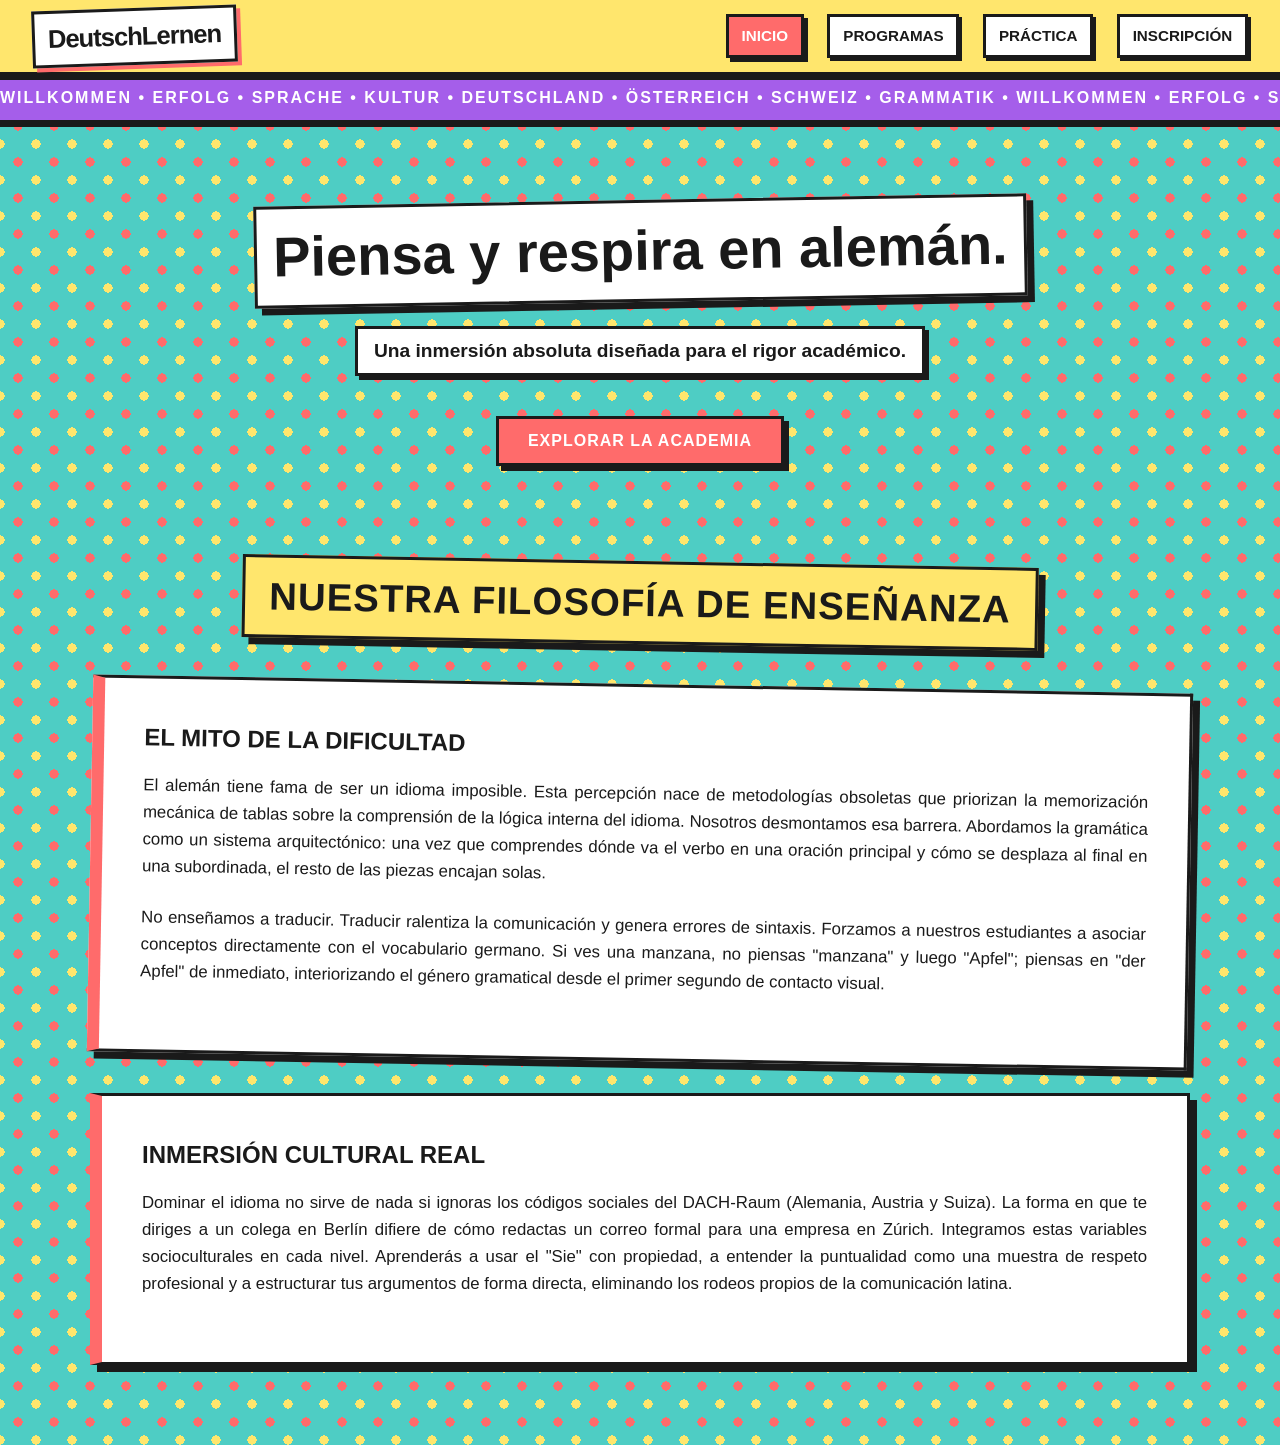
<file: index.html>
<!DOCTYPE html>
<html lang="es">
<head>
    <meta charset="UTF-8">
    <meta name="viewport" content="width=device-width, initial-scale=1.0">
    <title>DeutschLernen - Dominio del Alemán</title>
    <link rel="stylesheet" href="styles.css">
</head>
<body>
    <header class="navbar">
        <div class="logo">DeutschLernen</div>
        <nav id="main-nav">
            <a href="#inicio" class="nav-link active" data-target="inicio">Inicio</a>
            <a href="#cursos" class="nav-link" data-target="cursos">Programas</a>
            <a href="#practica" class="nav-link" data-target="practica">Práctica</a>
            <a href="#contacto" class="nav-link" data-target="contacto">Inscripción</a>
        </nav>
    </header>

    <main id="app-container">
        <!-- Marquesina de texto animada en CSS -->
        <div class="marquee-container">
            <div class="marquee-text">
                <span>WILLKOMMEN • ERFOLG • SPRACHE • KULTUR • DEUTSCHLAND • ÖSTERREICH • SCHWEIZ • GRAMMATIK • </span>
                <span>WILLKOMMEN • ERFOLG • SPRACHE • KULTUR • DEUTSCHLAND • ÖSTERREICH • SCHWEIZ • GRAMMATIK • </span>
            </div>
        </div>

        <!-- Página 1: Inicio Expandido -->
        <section id="inicio" class="page-section active">
            <div class="hero">
                <div class="typing-container">
                    <h1 class="typing-text">Piensa y respira en alemán.</h1>
                </div>
                <p class="hero-subtitle">Una inmersión absoluta diseñada para el rigor académico.</p>
                <button class="cta-btn pulse-anim" onclick="appRouter.navigate('cursos')">Explorar la Academia</button>
            </div>
            
            <div class="content-wrapper text-heavy">
                <h2 class="section-title">Nuestra Filosofía de Enseñanza</h2>
                
                <div class="text-block floating-block">
                    <h3>El mito de la dificultad</h3>
                    <p>El alemán tiene fama de ser un idioma imposible. Esta percepción nace de metodologías obsoletas que priorizan la memorización mecánica de tablas sobre la comprensión de la lógica interna del idioma. Nosotros desmontamos esa barrera. Abordamos la gramática como un sistema arquitectónico: una vez que comprendes dónde va el verbo en una oración principal y cómo se desplaza al final en una subordinada, el resto de las piezas encajan solas.</p>
                    <p>No enseñamos a traducir. Traducir ralentiza la comunicación y genera errores de sintaxis. Forzamos a nuestros estudiantes a asociar conceptos directamente con el vocabulario germano. Si ves una manzana, no piensas "manzana" y luego "Apfel"; piensas en "der Apfel" de inmediato, interiorizando el género gramatical desde el primer segundo de contacto visual.</p>
                </div>

                <div class="text-block">
                    <h3>Inmersión Cultural Real</h3>
                    <p>Dominar el idioma no sirve de nada si ignoras los códigos sociales del DACH-Raum (Alemania, Austria y Suiza). La forma en que te diriges a un colega en Berlín difiere de cómo redactas un correo formal para una empresa en Zúrich. Integramos estas variables socioculturales en cada nivel. Aprenderás a usar el "Sie" con propiedad, a entender la puntualidad como una muestra de respeto profesional y a estructurar tus argumentos de forma directa, eliminando los rodeos propios de la comunicación latina.</p>
                </div>
            </div>
        </section>

        <!-- Página 2: Cursos Expandidos -->
        <section id="cursos" class="page-section">
            <div class="content-wrapper">
                <h2 class="section-title">Estructura Curricular</h2>
                
                <div class="courses-layout">
                    <article class="course-detail-card slide-up-anim">
                        <div class="course-header">
                            <h3>Grundlegende Kenntnisse (A1-A2)</h3>
                            <span class="badge">Básico</span>
                        </div>
                        <p class="course-intro">Construcción de bases gramaticales sólidas y vocabulario esencial para la comunicación diaria.</p>
                        <ul class="course-topics">
                            <li>Declinación estricta de artículos en Nominativo, Acusativo y Dativo.</li>
                            <li>Estructura de oraciones y regla del TeKaMoLo (Temporal, Kausal, Modal, Lokal).</li>
                            <li>Dominio de verbos separables e inseparables en contextos reales.</li>
                            <li>Construcción de historias en el pasado usando Präteritum y Perfekt.</li>
                        </ul>
                    </article>

                    <article class="course-detail-card slide-up-anim" style="animation-delay: 0.2s;">
                        <div class="course-header">
                            <h3>Preparación Start Deutsch 1</h3>
                            <span class="badge">Certificación</span>
                        </div>
                        <p class="course-intro">Entrenamiento intensivo y cronometrado para aprobar la certificación oficial.</p>
                        <p class="course-description">Este módulo no es para aprender desde cero, sino para entrenar el formato del examen. Analizamos las trampas comunes en los audios (Hören) y estructuramos plantillas mentales para la redacción de cartas formales e informales (Schreiben).</p>
                    </article>

                    <article class="course-detail-card slide-up-anim" style="animation-delay: 0.4s;">
                        <div class="course-header">
                            <h3>Interkulturelle Kommunikation in Geschäfte</h3>
                            <span class="badge">Avanzado</span>
                        </div>
                        <p class="course-intro">Alemán enfocado en negociaciones, protocolos empresariales y entendimiento corporativo.</p>
                        <p class="course-description">Profundizamos en la redacción de informes administrativos semanales, análisis de contratos y vocabulario técnico. Simulamos juntas directivas donde debes defender un proyecto frente a hablantes nativos, evaluando tu fluidez y asertividad.</p>
                    </article>
                </div>

                <div class="text-block highlight-block mt-4">
                    <h3>Tutorías Académicas y Evaluación</h3>
                    <p>Sabemos que cada estudiante procesa la gramática a su propio ritmo. Por eso, implementamos un riguroso <strong>Modelo de Evaluación Docente para Tutorías Académicas</strong>. Estas sesiones no son simples charlas de repaso. Son espacios estructurados donde medimos tu curva de aprendizaje, identificamos lagunas en tu declinación o pronunciación y aplicamos correcciones inmediatas antes de que el error se fosilice. El seguimiento es continuo, milimétrico y orientado a resultados concretos.</p>
                </div>
            </div>
        </section>

        <!-- Página 3: Práctica Interactiva -->
        <section id="practica" class="page-section">
            <div class="content-wrapper">
                <h2 class="section-title">Evaluación de Competencias</h2>
                
                <div class="practice-layout-vertical">
                    
                    <!-- Bloque de lectura -->
                    <div class="reading-block text-block">
                        <h3>Leseverstehen: Die Bedeutung der Pünktlichkeit</h3>
                        <p class="german-text">In Deutschland, Österreich und der Schweiz ist Pünktlichkeit nicht nur eine Tugend, sondern eine grundlegende Erwartung im beruflichen und privaten Alltag. Wenn ein Meeting für 09:00 Uhr angesetzt ist, bedeutet das, dass alle Teilnehmer um 08:55 Uhr anwesend und vorbereitet sind. Eine Verspätung von nur fünf Minuten ohne vorherige Entschuldigung wird oft as mangelnder Respekt gegenüber der Zeit der anderen interpretiert.</p>
                        <p class="german-text">Diese kulturelle Norm spiegelt sich auch im öffentlichen Nahverkehr wider. Die Fahrpläne von Zügen und Bussen sind präzise kalkuliert. Obwohl es gelegentlich zu Verspätungen kommt, bleibt das System stark auf Effizienz und Verlässlichkeit ausgerichtet. Für internationale Fachkräfte ist es daher entscheidend, diese Zeitkultur von Anfang an zu verinnerlichen, um Missverständnisse am Arbeitsplatz zu vermeiden.</p>
                        <div class="translation-hint tooltip-trigger">
                            <span>Mover el cursor aquí para ver un resumen en español</span>
                            <div class="tooltip-content">La lectura explica que en los países germanoparlantes, la puntualidad es una expectativa fundamental. Llegar 5 minutos tarde sin avisar se considera una falta de respeto. Esta norma también se refleja en el transporte público, por lo que los profesionales extranjeros deben adaptarse a esta cultura para evitar conflictos laborales.</div>
                        </div>
                    </div>

                    <!-- Simulador Avanzado -->
                    <div class="practice-interactive">
                        <div id="quiz-container" class="quiz-box advanced-quiz">
                            <div class="quiz-status-bar">
                                <div class="progress-track">
                                    <div id="quiz-progress" class="progress-fill"></div>
                                </div>
                                <div class="quiz-metrics">
                                    <span id="question-counter" class="metric-badge">Pregunta 1/4</span>
                                    <span id="score-display" class="metric-badge score-badge">Puntos: 0</span>
                                    <span id="timer-display" class="metric-badge timer-badge">⏳ 01:30</span>
                                </div>
                            </div>

                            <div id="question-stage" class="question-stage">
                                <h3 id="question-text" class="question-text">Inicializando motor de evaluación...</h3>
                                <div id="options-grid" class="options-grid interactive-grid"></div>
                            </div>
                            
                            <div id="feedback-panel" class="feedback-panel hidden">
                                <p id="feedback-text"></p>
                                <p id="tutoring-alert" class="tutoring-alert hidden"></p>
                            </div>
                            
                            <button id="next-btn" class="btn-primary full-width hidden mt-4">Siguiente Desafío</button>
                        </div>
                    </div>
                </div>
            </div>
        </section>

        <!-- Página 4: Contacto Expandido -->
        <section id="contacto" class="page-section">
            <div class="content-wrapper">
                <h2 class="section-title">Formalización de Inscripción</h2>
                
                <div class="contact-layout">
                    <div class="form-section">
                        <p class="form-instructions">Completa el formulario con tus datos reales. Toda la información será procesada por el equipo administrativo para generar tu expediente académico. Te contactaremos en un plazo máximo de 48 horas hábiles.</p>
                        <form id="registration-form" class="custom-form">
                            <div class="form-row">
                                <div class="form-group half">
                                    <label for="nombre">Nombre Completo</label>
                                    <input type="text" id="nombre" required>
                                </div>
                                <div class="form-group half">
                                    <label for="telefono">Teléfono de Contacto</label>
                                    <input type="tel" id="telefono" required>
                                </div>
                            </div>
                            <div class="form-group">
                                <label for="email">Correo Electrónico Principal</label>
                                <input type="email" id="email" required>
                            </div>
                            <div class="form-group">
                                <label for="nivel">Selección de Programa</label>
                                <select id="nivel" required>
                                    <option value="">Selecciona tu curso objetivo...</option>
                                    <option value="a1">Grundlegende Kenntnisse (A1-A2)</option>
                                    <option value="sd1">Preparación Start Deutsch 1</option>
                                    <option value="biz">Interkulturelle Kommunikation in Geschäfte</option>
                                </select>
                            </div>
                            <div class="form-group">
                                <label for="mensaje">Experiencia previa con el idioma</label>
                                <textarea id="mensaje" rows="4"></textarea>
                            </div>
                            <button type="submit" class="btn-primary full-width hover-glow">Procesar Matrícula</button>
                        </form>
                        <div id="form-success" class="hidden success-box">
                            Registro procesado. Verifica tu bandeja de entrada.
                        </div>
                    </div>

                    <div class="faq-section">
                        <h3>Normativas y Preguntas Frecuentes</h3>
                        <p class="faq-intro">Lee detenidamente nuestras políticas antes de enviar tu solicitud de inscripción.</p>
                        
                        <details class="faq-item" open>
                            <summary>¿Cuál es la política de asistencia?</summary>
                            <p>Exigimos un 85% de asistencia obligatoria para emitir el certificado de finalización. Las ausencias deben justificarse mediante documentos oficiales presentados a la coordinación administrativa en un plazo no mayor a tres días.</p>
                        </details>
                        
                        <details class="faq-item">
                            <summary>¿Cómo funcionan las tutorías extra?</summary>
                            <p>Si el profesor detecta dificultades constantes en las evaluaciones regulares, se te asignará obligatoriamente a nuestro programa de tutorías académicas. Estas sesiones son individuales y buscan corregir deficiencias específicas mediante nuestro modelo de evaluación continua.</p>
                        </details>
                        
                        <details class="faq-item">
                            <summary>¿Tienen convenios para el examen oficial?</summary>
                            <p>Sí. Nuestro programa de preparación "Start Deutsch 1" sigue exactamente los mismos lineamientos que las pruebas del Goethe-Institut. Aunque nosotros no emitimos el certificado oficial B1 o B2, te gestionamos el cupo para que presentes la prueba en las sedes avaladas.</p>
                        </details>
                    </div>
                </div>
            </div>
        </section>

        <!-- Página Secreta (Easter Egg) -->
        <section id="easter-egg" class="page-section">
            <div class="secret-container">
                <h1 class="secret-text">HÜNDIN!<br>ECHTE HÜNDIN</h1>
                <p class="escape-hint">Presiona ESC para salir</p>
            </div>
        </section>
    </main>

    <script src="script.js"></script>
</body>
</html>
</file>
<file: styles.css>
:root {
    --memphis-bg: #4ecdc4;
    --memphis-pink: #ff6b6b;
    --memphis-yellow: #ffe66d;
    --memphis-purple: #a55eea;
    --memphis-dark: #1a1a1a;
    --memphis-card: #ffffff;
    --border-stroke: 3.5px solid #1a1a1a;
    --hard-shadow: 7px 7px 0px #1a1a1a;
    --btn-shadow: 5px 5px 0px #1a1a1a;
    --success: #2ecc71;
    --error: #ff5252;
}

* {
    margin: 0;
    padding: 0;
    box-sizing: border-box;
    font-family: "Trebuchet MS", "Lucida Sans", "Arial Black", sans-serif;
}

body {
    background-color: var(--memphis-bg);
    background-image: 
        radial-gradient(var(--memphis-pink) 18%, transparent 18%),
        radial-gradient(var(--memphis-yellow) 18%, transparent 18%);
    background-position: 0 0, 18px 18px;
    background-size: 36px 36px;
    color: var(--memphis-dark);
    overflow-x: hidden;
    line-height: 1.6;
    min-height: 100vh;
}

/* Barra de Navegación Memphis */
.navbar {
    position: fixed;
    top: 0;
    width: 100%;
    height: 75px;
    padding: 0 2rem;
    display: flex;
    justify-content: space-between;
    align-items: center;
    background: var(--memphis-yellow);
    z-index: 1000;
    border-bottom: var(--border-stroke);
    box-shadow: 0 5px 0px var(--memphis-dark);
}

.logo { 
    font-size: 1.6rem; 
    font-weight: 900; 
    color: var(--memphis-dark);
    background: #ffffff;
    padding: 0.3rem 0.8rem;
    border: var(--border-stroke);
    box-shadow: 4px 4px 0px var(--memphis-pink);
    transform: rotate(-2deg);
    letter-spacing: -1px;
}

#main-nav a {
    color: var(--memphis-dark);
    text-decoration: none;
    margin-left: 1.2rem;
    font-weight: 800;
    font-size: 0.95rem;
    transition: all 0.15s ease;
    text-transform: uppercase;
    background: #ffffff;
    padding: 0.4rem 0.8rem;
    border: var(--border-stroke);
    box-shadow: 3px 3px 0px var(--memphis-dark);
    display: inline-block;
}

#main-nav a:hover, #main-nav a.active { 
    background: var(--memphis-pink);
    color: #ffffff;
    transform: translate(-2deg) scale(1.05);
    box-shadow: 4px 4px 0px var(--memphis-dark);
}

#app-container { margin-top: 105px; min-height: calc(100vh - 105px); }

.page-section { display: none; padding: 3rem 2rem; }
.page-section.active { display: block; animation: fadeInPage 0.2s ease-out forwards; }

.content-wrapper { max-width: 1100px; margin: 0 auto; }

.section-title {
    font-size: 2.4rem;
    margin-bottom: 2.5rem;
    text-align: center;
    color: var(--memphis-dark);
    background: var(--memphis-yellow);
    border: var(--border-stroke);
    box-shadow: var(--hard-shadow);
    display: inline-block;
    padding: 0.5rem 1.5rem;
    position: relative;
    left: 50%;
    transform: translateX(-50%) rotate(1deg);
    text-transform: uppercase;
    letter-spacing: 1px;
}

/* Botones Memphis Pop */
.btn-primary, .cta-btn {
    padding: 0.8rem 1.8rem;
    font-size: 1rem;
    background: var(--memphis-pink);
    color: #ffffff;
    border: var(--border-stroke);
    border-radius: 0px;
    cursor: pointer;
    font-weight: 900;
    box-shadow: var(--btn-shadow);
    position: relative;
    transition: all 0.1s ease;
    text-transform: uppercase;
    letter-spacing: 1px;
}

.btn-primary:hover, .cta-btn:hover {
    background: var(--memphis-yellow);
    color: var(--memphis-dark);
    transform: translate(-2px, -2px);
    box-shadow: 7px 7px 0px var(--memphis-dark);
}

.btn-primary:active, .cta-btn:active {
    transform: translate(2px, 2px);
    box-shadow: 2px 2px 0px var(--memphis-dark);
}

/* Marquesina Estilo Cinta Adhesiva Pop */
.marquee-container {
    width: 100%;
    background: var(--memphis-purple);
    color: #ffffff;
    overflow: hidden;
    white-space: nowrap;
    padding: 0.6rem 0;
    position: absolute;
    top: 75px;
    z-index: 50;
    font-weight: 900;
    letter-spacing: 2px;
    border-bottom: var(--border-stroke);
    box-shadow: 0 4px 0px var(--memphis-dark);
}
.marquee-text { display: inline-block; animation: scrollText 16s linear infinite; }
@keyframes scrollText { 0% { transform: translateX(0); } 100% { transform: translateX(-50%); } }

.typing-container { display: inline-block; }
.typing-text {
    font-size: clamp(2rem, 5vw, 3.5rem);
    overflow: hidden;
    border-right: 5px solid var(--memphis-dark);
    white-space: nowrap;
    margin: 0 auto;
    font-weight: 900;
    background: #ffffff;
    padding: 0.2rem 1rem;
    border: var(--border-stroke);
    box-shadow: var(--hard-shadow);
    transform: rotate(-1deg);
    animation: typing 3s steps(30, end), blink-caret 0.75s step-end infinite;
}
@keyframes typing { from { width: 0 } to { width: 100% } }
@keyframes blink-caret { from, to { border-color: transparent } 50% { border-color: var(--memphis-dark); } }

.floating-block { transform: rotate(1deg); }
.slide-up-anim { opacity: 0; animation: slideUp 0.4s ease-out forwards; }
@keyframes slideUp { from { opacity: 0; transform: translateY(20px); } to { opacity: 1; transform: translateY(0); } }

.pulse-anim { animation: pulse 2s infinite; }
@keyframes pulse { 0% { box-shadow: 0 0 0 0 rgba(255, 107, 107, 0.8); } 70% { box-shadow: 0 0 0 18px rgba(255, 107, 107, 0); } 100% { box-shadow: 0 0 0 0 rgba(255, 107, 107, 0); } }

.hover-glow:hover { transform: scale(1.02) rotate(-0.5deg); }

@keyframes fadeInPage { from { opacity: 0; } to { opacity: 1; } }

/* Tarjetas y Bloques con Sombra Sólida */
.text-heavy p { font-size: 1.05rem; margin-bottom: 1.5rem; color: var(--memphis-dark); text-align: justify; }
.text-block { 
    background: var(--memphis-card); 
    padding: 2.5rem; 
    border: var(--border-stroke); 
    border-left: 12px solid var(--memphis-pink);
    margin-bottom: 2rem; 
    box-shadow: var(--hard-shadow);
}
.text-block h3 { color: var(--memphis-dark); margin-bottom: 1rem; font-size: 1.5rem; font-weight: 900; text-transform: uppercase; }
.highlight-block { 
    background: #ffffff; 
    border: var(--border-stroke);
    border-left: 12px solid var(--memphis-yellow); 
}

.hero { display: flex; flex-direction: column; justify-content: center; align-items: center; text-align: center; min-height: 40vh; margin-bottom: 3rem; }
.hero-subtitle { font-size: 1.2rem; color: var(--memphis-dark); background: #ffffff; padding: 0.4rem 1rem; border: var(--border-stroke); margin: 1.5rem 0 2.5rem 0; font-weight: 800; box-shadow: 4px 4px 0px var(--memphis-dark); }

/* Cursos */
.courses-layout { display: grid; grid-template-columns: repeat(auto-fit, minmax(320px, 1fr)); gap: 2rem; }
.course-detail-card { 
    background: var(--memphis-card); 
    padding: 2.5rem; 
    border: var(--border-stroke); 
    box-shadow: var(--hard-shadow);
    transition: transform 0.2s, box-shadow 0.2s; 
}
.course-detail-card:hover { 
    transform: translate(-3px, -3px) rotate(0.5deg); 
    box-shadow: 10px 10px 0px var(--memphis-dark);
}
.course-header { display: flex; justify-content: space-between; align-items: flex-start; margin-bottom: 1.2rem; }
.course-header h3 { font-size: 1.3rem; line-height: 1.2; color: var(--memphis-dark); font-weight: 900; }
.badge { 
    background: var(--memphis-yellow); 
    color: var(--memphis-dark); 
    padding: 0.35rem 0.8rem; 
    font-size: 0.8rem; 
    font-weight: 900; 
    border: var(--border-stroke);
    box-shadow: 3px 3px 0px var(--memphis-dark);
    text-transform: uppercase;
}
.course-intro { color: #444; margin-bottom: 1rem; font-style: italic; }
.course-description { margin-top: 1rem; font-size: 0.95rem; color: #333; }
.course-topics { list-style: none; margin-top: 1.5rem; font-size: 0.95rem; }
.course-topics li { position: relative; padding-left: 1.5rem; margin-bottom: 0.5rem; color: var(--memphis-dark); font-weight: 700; }
.course-topics li::before { content: '■'; position: absolute; left: 0; color: var(--memphis-pink); }
.mt-4 { margin-top: 3rem; }

/* Práctica General y Tooltips */
.practice-layout-vertical { display: flex; flex-direction: column; gap: 3rem; }
.german-text { 
    font-size: 1.15rem; 
    line-height: 1.8; 
    color: var(--memphis-dark); 
    background: #ffffff; 
    padding: 1.5rem; 
    margin-bottom: 1rem; 
    border: var(--border-stroke);
    box-shadow: var(--hard-shadow);
}

.tooltip-trigger { display: inline-block; position: relative; cursor: help; color: var(--memphis-dark); font-weight: 900; background: var(--memphis-yellow); padding: 0.2rem 0.5rem; border: 2px solid var(--memphis-dark); margin-top: 1rem; }
.tooltip-content { 
    visibility: hidden; 
    width: 300px; 
    background-color: #ffffff; 
    color: var(--memphis-dark); 
    text-align: justify; 
    padding: 1rem; 
    position: absolute; 
    z-index: 1; 
    bottom: 125%; 
    left: 50%; 
    margin-left: -150px; 
    opacity: 0; 
    transition: opacity 0.2s; 
    font-size: 0.9rem; 
    border: var(--border-stroke);
    box-shadow: var(--hard-shadow);
}
.tooltip-trigger:hover .tooltip-content { visibility: visible; opacity: 1; }

/* Formularios y Contacto */
.contact-layout { display: grid; grid-template-columns: 1fr 1fr; gap: 4rem; }
@media (max-width: 900px) { .contact-layout { grid-template-columns: 1fr; gap: 2rem; } }
.form-section, .faq-section { 
    background: var(--memphis-card); 
    padding: 2.5rem; 
    border: var(--border-stroke); 
    box-shadow: var(--hard-shadow);
}
.form-instructions { margin-bottom: 2rem; color: #333; font-weight: 600; }
.form-row { display: flex; gap: 1.5rem; }
.form-group.half { flex: 1; }
.form-group { margin-bottom: 1.5rem; }
.form-group label { display: block; margin-bottom: 0.5rem; color: var(--memphis-dark); font-size: 0.95rem; font-weight: 900; text-transform: uppercase; }
.form-group input, .form-group select, .form-group textarea { 
    width: 100%; 
    padding: 0.8rem 1rem; 
    border: var(--border-stroke); 
    background: #ffffff; 
    color: var(--memphis-dark); 
    font-size: 1rem; 
    font-weight: 700;
    transition: all 0.15s;
}
.form-group input:focus, .form-group select:focus, .form-group textarea:focus { 
    outline: none; 
    background: #fffde7;
    box-shadow: 4px 4px 0px var(--memphis-dark);
}
.full-width { width: 100%; }
.success-box { 
    margin-top: 1.5rem; 
    padding: 1rem; 
    background: #d4edda; 
    border: var(--border-stroke); 
    color: var(--memphis-dark); 
    text-align: center; 
    font-weight: 900;
    box-shadow: var(--btn-shadow);
}

/* FAQ Acordeón */
.faq-intro { margin-bottom: 2rem; color: #333; font-weight: 600; }
.faq-item { border-bottom: 3px solid var(--memphis-dark); padding: 1rem 0; }
.faq-item:last-child { border-bottom: none; }
.faq-item summary { font-weight: 900; cursor: pointer; color: var(--memphis-dark); list-style: none; display: flex; justify-content: space-between; align-items: center; text-transform: uppercase; }
.faq-item summary::-webkit-details-marker { display: none; }
.faq-item summary::after { content: '▲'; color: var(--memphis-pink); transition: transform 0.2s; }
.faq-item[open] summary::after { transform: rotate(180deg); }
.faq-item p { margin-top: 1rem; color: #333; font-size: 0.95rem; line-height: 1.6; text-align: justify; }

/* Examen Interactivo */
.advanced-quiz { 
    position: relative; 
    background: var(--memphis-card); 
    border: var(--border-stroke); 
    padding: 2.5rem; 
    box-shadow: var(--hard-shadow);
}
.quiz-status-bar { margin-bottom: 2rem; }
.progress-track { width: 100%; height: 12px; background: #ffffff; border: var(--border-stroke); margin-bottom: 1rem; overflow: hidden; }
.progress-fill { height: 100%; width: 0%; background: var(--memphis-pink); transition: width 0.4s ease; }
.quiz-metrics { display: flex; justify-content: space-between; align-items: center; font-size: 1.1rem; }
.metric-badge { background: #ffffff; padding: 0.4rem 0.8rem; border: var(--border-stroke); color: var(--memphis-dark); font-weight: 900; box-shadow: 3px 3px 0px var(--memphis-dark); }
.timer-badge { color: var(--memphis-dark); font-weight: 900; }
.timer-warning { background: var(--memphis-pink); color: #ffffff; }

.question-stage { animation: slideInRight 0.3s ease-out; }
.question-stage.slide-out { animation: slideOutLeft 0.3s ease-in forwards; }
@keyframes slideInRight { from { opacity: 0; transform: translateX(25px); } to { opacity: 1; transform: translateX(0); } }
@keyframes slideOutLeft { from { opacity: 1; transform: translateX(0); } to { opacity: 0; transform: translateX(-25px); } }

.question-text { font-size: 1.35rem; margin-bottom: 2rem; line-height: 1.4; color: var(--memphis-dark); font-weight: 900; }

.options-grid { display: grid; grid-template-columns: 1fr 1fr; gap: 1rem; margin: 1.5rem 0; }
.option-btn { 
    padding: 1rem; 
    background: #ffffff; 
    border: var(--border-stroke); 
    color: var(--memphis-dark); 
    cursor: pointer; 
    transition: all 0.15s; 
    font-size: 1rem; 
    font-weight: 800;
    box-shadow: var(--btn-shadow);
    text-align: left;
}
.option-btn:hover { 
    background: var(--memphis-yellow); 
    transform: translate(-2px, -2px);
    box-shadow: 7px 7px 0px var(--memphis-dark);
}
.option-btn.correct { background: #abf7b1; border-color: var(--memphis-dark); color: var(--memphis-dark); }
.option-btn.wrong { background: #ffb3b3; border-color: var(--memphis-dark); color: var(--memphis-dark); }
.hidden { display: none !important; }

.shake-anim { animation: shake 0.4s ease both; }
@keyframes shake { 10%, 90% { transform: translate3d(-1px, 0, 0); } 20%, 80% { transform: translate3d(2px, 0, 0); } 30%, 50%, 70% { transform: translate3d(-4px, 0, 0); } 40%, 60% { transform: translate3d(4px, 0, 0); } }
.pop-anim { animation: pop 0.25s ease-out forwards; }
@keyframes pop { 0% { transform: scale(0.95); } 50% { transform: scale(1.02); } 100% { transform: scale(1); } }

.feedback-panel { margin-top: 2rem; padding: 1.5rem; border: var(--border-stroke); font-size: 1.05rem; opacity: 0; transform: translateY(10px); transition: all 0.3s ease; box-shadow: var(--btn-shadow); }
.feedback-panel.show { opacity: 1; transform: translateY(0); }
.feedback-panel.success { background: #abf7b1; color: var(--memphis-dark); font-weight: 800; }
.feedback-panel.error { background: #ffb3b3; color: var(--memphis-dark); font-weight: 800; }

.tutoring-alert { margin-top: 1rem; font-size: 0.95rem; color: var(--memphis-dark); background: #ffffff; padding: 0.8rem; border: var(--border-stroke); }
.tutoring-alert strong { color: var(--memphis-pink); }

/* Easter Egg (Hündin / Merequetengue) */
#easter-egg {
    background: linear-gradient(45deg, #39ff14, #8000ff, #39ff14);
    background-size: 400% 400%;
    animation: punkGradient 3s ease infinite;
    position: fixed;
    top: 0;
    left: 0;
    width: 100vw;
    height: 100vh;
    z-index: 9999;
    display: none; 
    flex-direction: column;
    justify-content: center;
    align-items: center;
}

#easter-egg.revealed { display: flex; }

.secret-container {
    text-align: center;
}

.secret-text {
    font-size: clamp(4rem, 15vw, 12rem);
    font-weight: 900;
    text-align: center;
    color: #fff;
    text-shadow: 10px 10px 0px #000, -5px -5px 20px #39ff14, 5px 5px 20px #8000ff;
    animation: wildShake 0.4s infinite;
    line-height: 1.1;
    margin: 0;
}

.escape-hint {
    margin-top: 3rem;
    color: #fff;
    background: #000;
    padding: 0.5rem 1rem;
    font-family: monospace;
    font-weight: bold;
    opacity: 0.8;
    display: inline-block;
    border: var(--border-stroke);
}

@keyframes punkGradient { 0% { background-position: 0% 50%; } 50% { background-position: 100% 50%; } 100% { background-position: 0% 50%; } }

@keyframes wildShake {
    0% { transform: translate(2px, 1px) rotate(0deg) scale(1); }
    10% { transform: translate(-1px, -2px) rotate(-2deg) scale(1.05); }
    20% { transform: translate(-3px, 0px) rotate(3deg) scale(1); }
    30% { transform: translate(0px, 2px) rotate(0deg) scale(1.1); }
    40% { transform: translate(1px, -1px) rotate(1deg) scale(1); }
    50% { transform: translate(-1px, 2px) rotate(-1deg) scale(1.05); }
    60% { transform: translate(-3px, 1px) rotate(0deg) scale(1); }
    70% { transform: translate(2px, 1px) rotate(-2deg) scale(1.1); }
    80% { transform: translate(-1px, -1px) rotate(2deg) scale(1); }
    90% { transform: translate(2px, 2px) rotate(0deg) scale(1.05); }
    100% { transform: translate(1px, -2px) rotate(-1deg) scale(1); }
}
</file>
